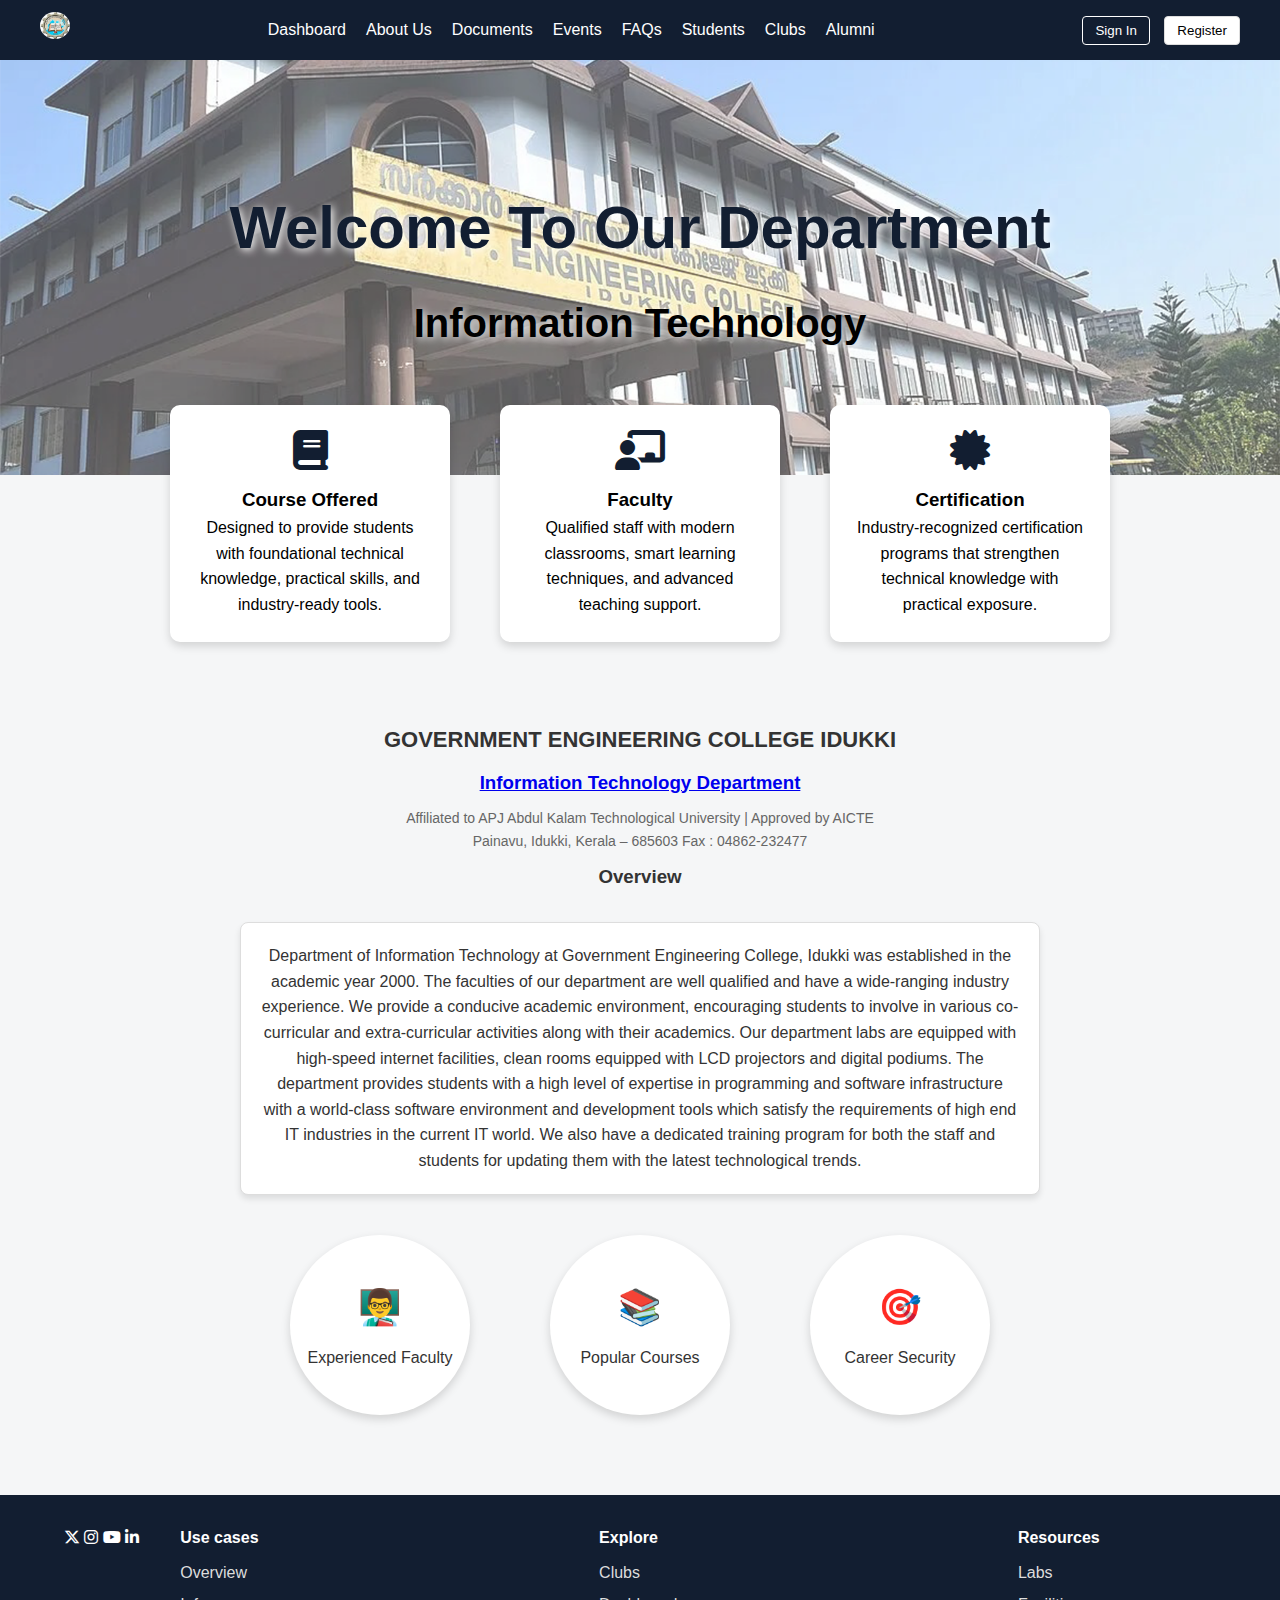
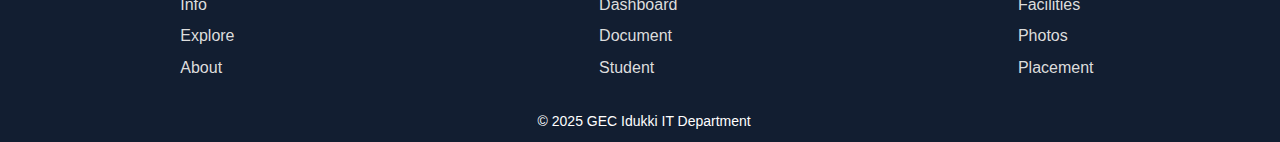
<file: index.html>
<!DOCTYPE html>
<html lang="en">
<head>
  <meta charset="UTF-8">
  <meta name="viewport" content="width=device-width, initial-scale=1.0">
  <title>GECI - Department of Information Technology</title>
  <link rel="stylesheet" href="1-Home.css">
  <link rel="stylesheet" href="https://cdnjs.cloudflare.com/ajax/libs/font-awesome/6.5.0/css/all.min.css">

</head>
<body>
  <!-- Header -->
  <header>
    <div class="navbar">
      <div class="logo"><img src="images/clg logo.jpg" alt="Logo"></div>
      <nav>
        <ul>
          <li><a href="2-Dashboard.html">Dashboard</a></li>
          <li><a href="3-AboutUs.html">About Us</a></li>
          <li><a href="4-document.html">Documents</a></li>
          <li><a href="5-event.html">Events</a></li>
          <li><a href="7-faq.html">FAQs</a></li>
          <li><a href="6-Student.html">Students</a></li>
          <li><a href="8-club.html">Clubs</a></li>
          <li><a href="9-Alumni.html">Alumni</a></li>
        </ul>
      </nav>
      <div class="auth-buttons">
       <a href="10-signin.html"><button class="sign-in">Sign In</button></a>
       <a href="11-register.html"><button class="register">Register</button></a>
      </div>
    </div>
  </header>

  <!-- Hero Section -->
  <section class="hero">
    <h1>Welcome To Our Department</h1>
    <h2>Information Technology</h2>
  </section>

  <!-- Floating Cards -->
  <section class="hero-cards">
    <div class="card">
        <i class="fa-solid fa-book"></i>
      <h3>Course Offered</h3>
      <p>Designed to provide students with foundational technical knowledge, practical skills, and industry-ready tools.</p>
    </div>
    <div class="card">
        <i class="fa-solid fa-chalkboard-user"></i>
      <h3>Faculty</h3>
      <p>Qualified staff with modern classrooms, smart learning techniques, and advanced teaching support.</p>
    </div>
    <div class="card">
        <i class="fa-solid fa-certificate"></i>
      <h3>Certification</h3>
      <p>Industry-recognized certification programs that strengthen technical knowledge with practical exposure.</p>
    </div>
  </section>

  <!-- Overview -->
  <section class="overview">
    <h2>GOVERNMENT ENGINEERING COLLEGE IDUKKI</h2>
    <h3><a href="#">Information Technology Department</a></h3>
    <p class="small">Affiliated to APJ Abdul Kalam Technological University | Approved by AICTE<br>
      Painavu, Idukki, Kerala – 685603 Fax : 04862-232477</p>

    <h3>Overview</h3>
    <div class="overview-box">
      <p>
        Department of Information Technology at Government Engineering College, Idukki was established in the academic year 2000. The faculties of our department are well qualified and have a wide-ranging industry experience. We provide a conducive academic environment, encouraging students to involve in various co-curricular and extra-curricular activities along with their academics. Our department labs are equipped with high-speed internet facilities, clean rooms equipped with LCD projectors and digital podiums. The department provides students with a high level of expertise in programming and software infrastructure with a world-class software environment and development tools which satisfy the requirements of high end IT industries in the current IT world. We also have a dedicated training program for both the staff and students for updating them with the latest technological trends.
      </p>
    </div>

    <!-- Circle Features -->
    <div class="features">
      <div class="circle">
        <span>👨‍🏫</span>
        <p>Experienced Faculty</p>
      </div>
      <div class="circle">
        <span>📚</span>
        <p>Popular Courses</p>
      </div>
      <div class="circle">
        <span>🎯</span>
        <p>Career Security</p>
      </div>
    </div>
  </section>

  <!-- Footer -->
  <footer>
    <div class="footer-section">
      <div class="icon">
        <i class="fa-brands fa-x-twitter"></i>
        <i class="fa-brands fa-instagram"></i>
        <i class="fa-brands fa-youtube"></i>
        <i class="fa-brands fa-linkedin-in"></i>
      </div>
      <h4>Use cases</h4>
      <ul>
        <li>Overview</li>
        <li>Info</li>
        <li>Explore</li>
        <li>About</li>
      </ul>
    </div>
    <div class="footer-section">
      <h4>Explore</h4>
      <ul>
        <li>Clubs</li>
        <li>Dashboard</li>
        <li>Document</li>
        <li>Student</li>
      </ul>
    </div>
    <div class="footer-section">
      <h4>Resources</h4>
      <ul>
        <li>Labs</li>
        <li>Facilities</li>
        <li>Photos</li>
        <li>Placement</li>
      </ul><br>
      <p class="footer-note">© 2025 GEC Idukki IT Department</p>
    </div>
  </footer>
</body>
</html>
</file>
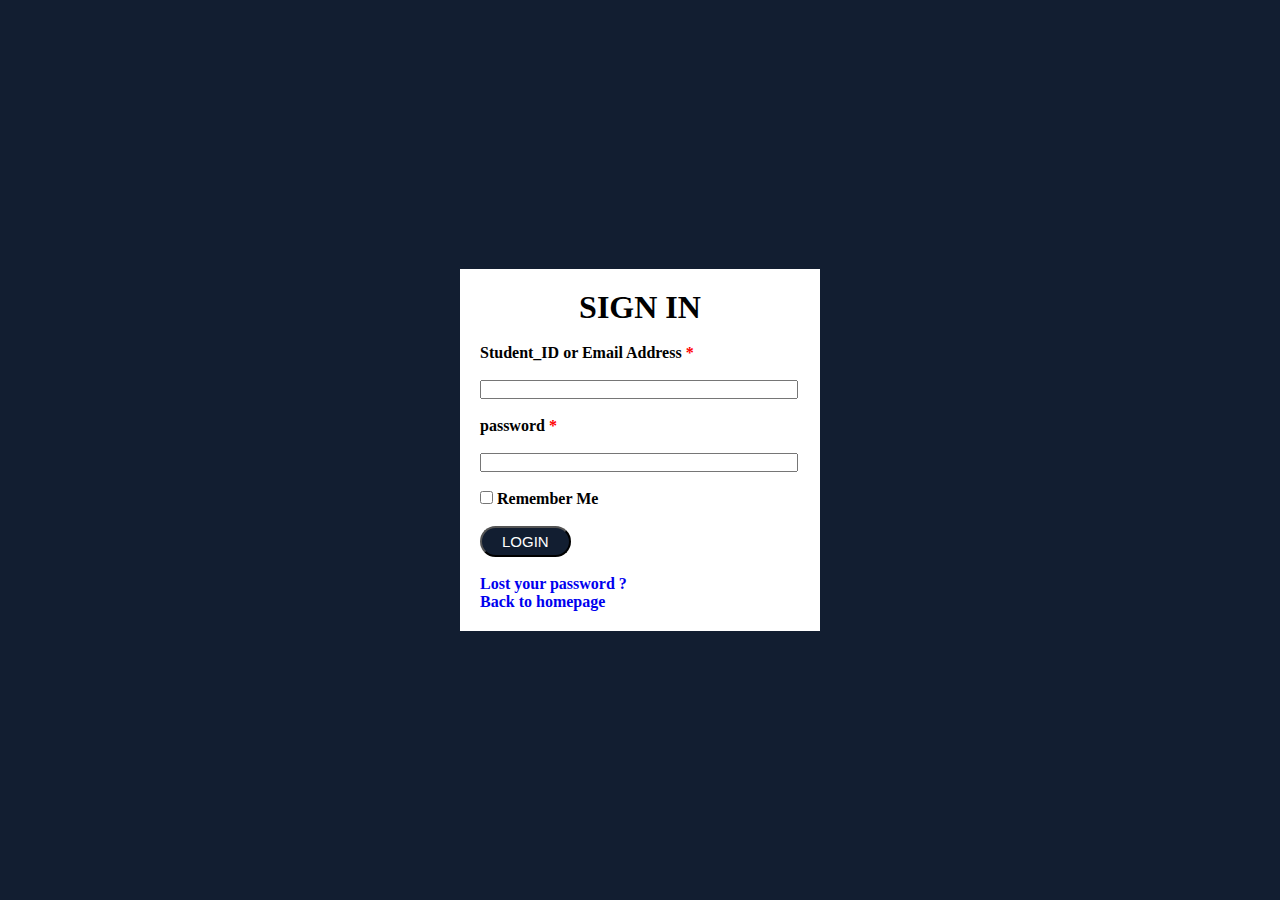
<file: 10-signin.html>
<!DOCTYPE html>
<html lang="en">
<head>
  <meta charset="UTF-8">
  <meta name="viewport" content="width=device-width, initial-scale=1.0">
  <title>IT Department - GEC Idukki</title>
  <link rel="stylesheet" href="10-signin.css">
  <link rel="stylesheet" href="https://cdnjs.cloudflare.com/ajax/libs/font-awesome/6.5.0/css/all.min.css">
</head>
<body>
    <div class="signin">
        <h1>SIGN IN</h1><br>
        <form>
            <label>Student_ID or Email Address <span class="imp">*</span></label><br><br>
            <input type="text" class="txt" required><br><br>
            <label>password <span class="imp">*</span></label><br><br>
            <input type="password"  minlength="8" required class="txt"><br><br>
            <input type="checkbox">
            <label> Remember Me</label><br><br>
            <input type="submit" value="LOGIN" class="btn"><br><br>
            <a href="lost.html">Lost your password ?</a><br>
            <a href="index.html">Back to homepage</a><br>
        </form>
    </div>
</file>
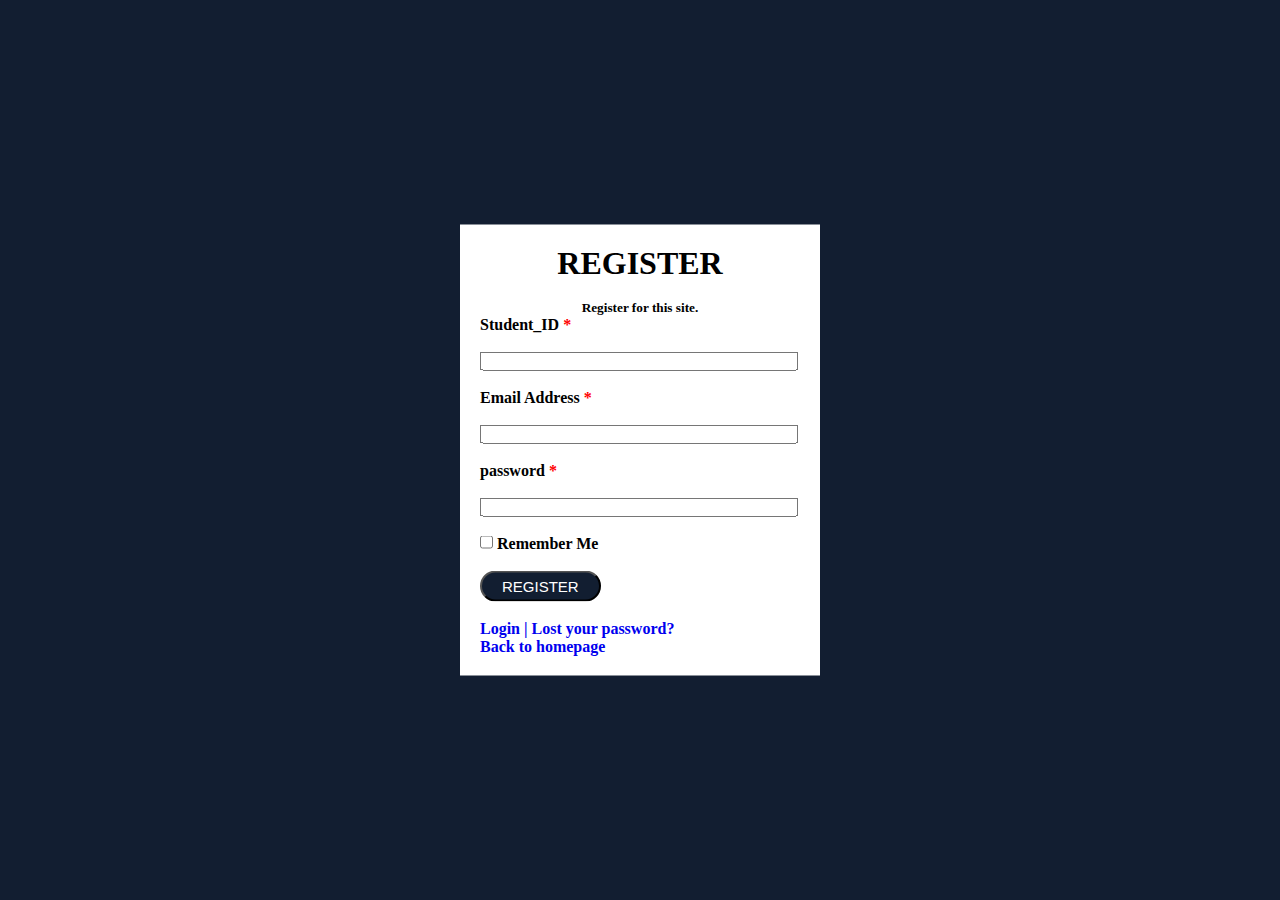
<file: 11-register.html>
<!DOCTYPE html>
<html lang="en">
<head>
  <meta charset="UTF-8">
  <meta name="viewport" content="width=device-width, initial-scale=1.0">
  <title>IT Department - GEC Idukki</title>
  <link rel="stylesheet" href="11-register.css">
  <link rel="stylesheet" href="https://cdnjs.cloudflare.com/ajax/libs/font-awesome/6.5.0/css/all.min.css">
</head>
<body>
    <div class="signup">
        <h1>REGISTER</h1><br>
        <form target="_self">
            <h5>Register for this site.</h5>
            <label>Student_ID <span class="imp">*</span></label><br><br>
            <input type="text" class="txt" required><br><br>
            <label>Email Address <span class="imp">*</span></label><br><br>
            <input type="email" class="txt" required><br><br>
            <label>password <span class="imp">*</span></label><br><br>
            <input type="password"  minlength="8" required class="txt"><br><br>
            <input type="checkbox">
            <label> Remember Me</label><br><br>
            <input type="submit" value="REGISTER" class="btn"><br><br>
            <a href="10-signin.html">Login |</a>
            <a href="lost.html">Lost your password?</a><br>
            <a href="index.html">Back to homepage</a><br>
        </form>
    </div>
</file>
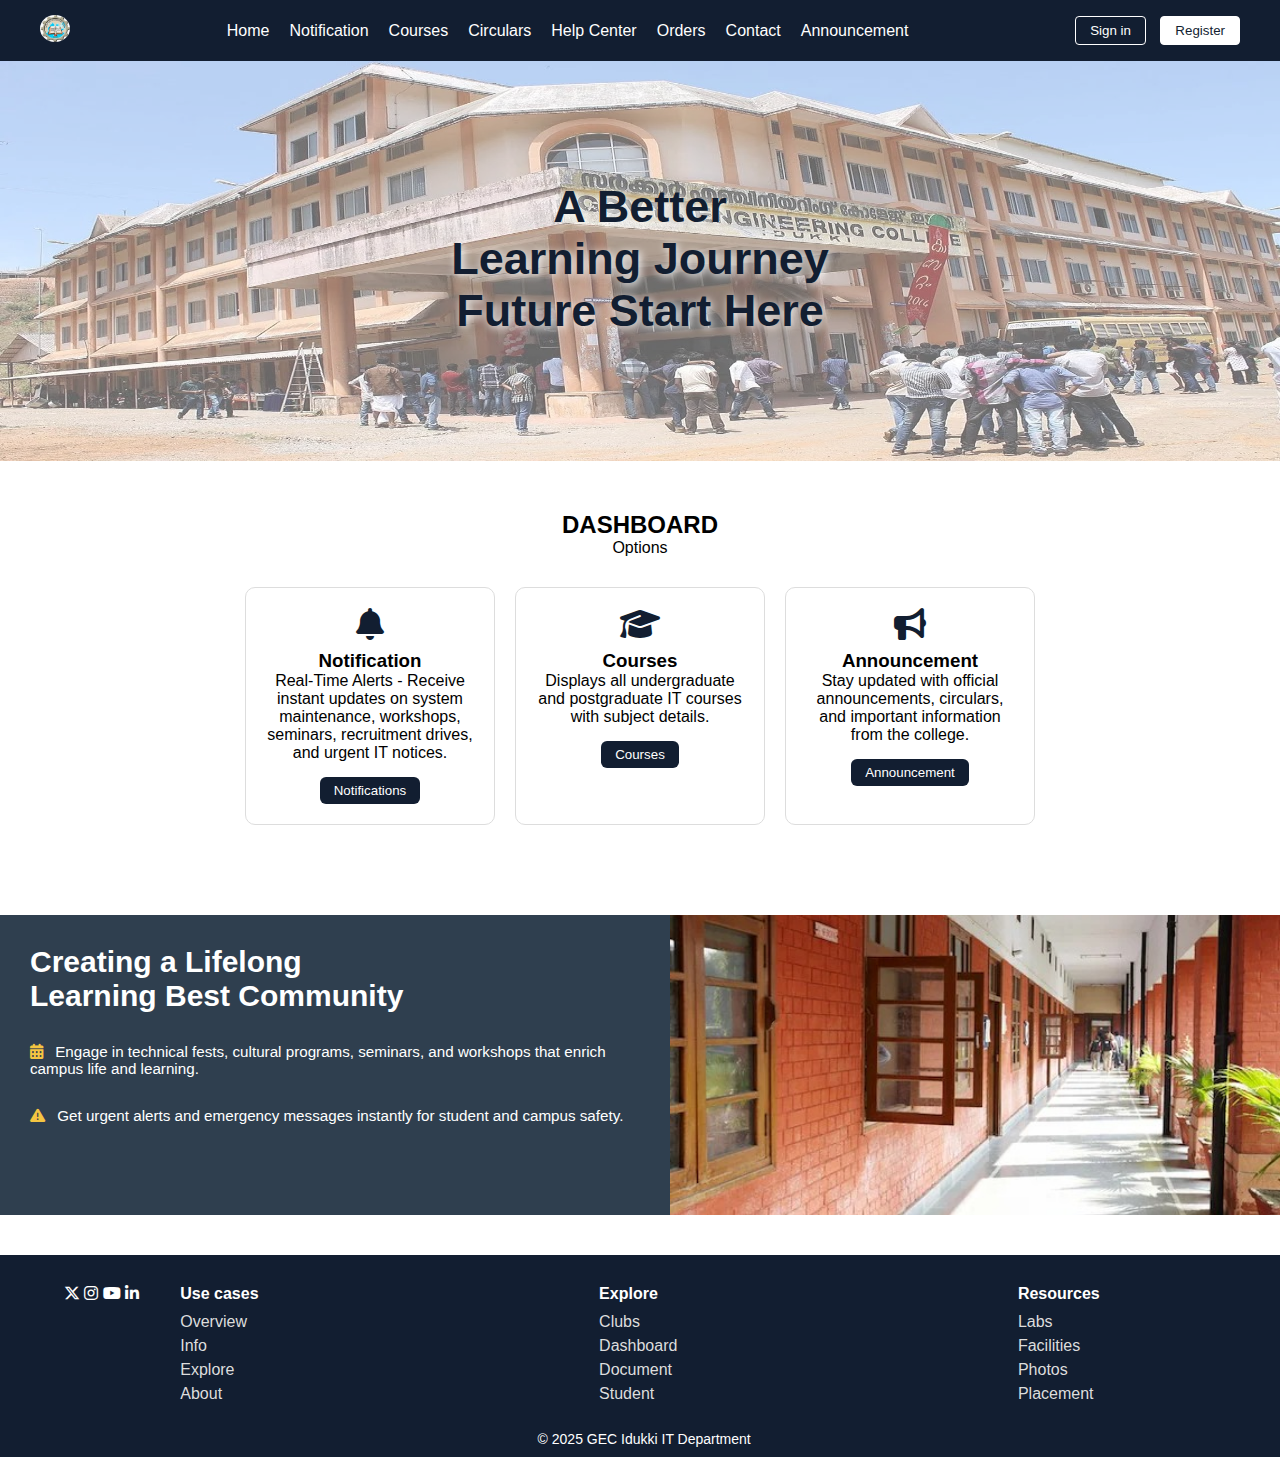
<file: 2-Dashboard.html>
<!DOCTYPE html>
<html lang="en">
<head>
  <meta charset="UTF-8">
  <meta name="viewport" content="width=device-width, initial-scale=1.0">
  <title>Dashboard - GEC Idukki</title>
  <link rel="stylesheet" href="2-dash.css">
  <link rel="stylesheet" href="https://cdnjs.cloudflare.com/ajax/libs/font-awesome/6.5.0/css/all.min.css">
</head>
<body>

  <!-- Navbar -->
  <header>
    <div class="logo">
      <img src="images/clg logo.jpg" alt="Logo">
    </div>
    <nav>
      <ul>
        <li><a href="index.html">Home</a></li>
        <li><a href="#">Notification</a></li>
        <li><a href="#">Courses</a></li>
        <li><a href="#">Circulars</a></li>
        <li><a href="#">Help Center</a></li>
        <li><a href="#">Orders</a></li>
        <li><a href="#">Contact</a></li>
        <li><a href="#">Announcement</a></li>
      </ul>
    </nav>
    <div class="auth-buttons">
      <A href="10-signin.html"><button class="btn sign-in">Sign in</button></A>
      <A href="11-register.html"><button class="btn register">Register</button></A>
    </div>
  </header>

  <!-- Hero -->
  <section class="hero">
    <img src="images/dashbanner.jpg" alt="Campus Image">
    <div class="hero-text">
      <h1>A Better <br> Learning Journey <br> Future Start Here</h1>
    </div>
  </section>

  <!-- Dashboard Options -->
  <section class="dashboard">
    <h2>DASHBOARD</h2>
    <p>Options</p>
    <div class="option-boxes">
      <div class="box">
        <i class="fa-solid fa-bell"></i>
        <h3>Notification</h3>
        <p>Real-Time Alerts - Receive instant updates on system maintenance, workshops, seminars, recruitment drives, and urgent IT notices.</p>
        <button class="btn small">Notifications</button>
      </div>
      <div class="box">
        <i class="fa-solid fa-graduation-cap"></i>
        <h3>Courses</h3>
        <p>Displays all undergraduate and postgraduate IT courses with subject details.</p>
        <button class="btn small">Courses</button>
      </div>
      <div class="box">
        <i class="fa-solid fa-bullhorn"></i>
        <h3>Announcement</h3>
        <p>Stay updated with official announcements, circulars, and important information from the college.</p>
        <button class="btn small">Announcement</button>
      </div>
    </div>
  </section>

  <!-- Community Section -->
  <section class="community">
    <div class="community-text">
      <h2>Creating a Lifelong <br> Learning Best Community</h2>
      <p><i class="fa-solid fa-calendar-days"></i> Engage in technical fests, cultural programs, seminars, and workshops that enrich campus life and learning.</p>
      <p><i class="fa-solid fa-triangle-exclamation"></i> Get urgent alerts and emergency messages instantly for student and campus safety.</p>
    </div>
    <div class="community-img">
      <img src="images/dashnew.jpg" alt="College Courtyard">
    </div>
  </section>

  <!-- Footer -->
    <footer>
    <div class="footer-section">
      <div class="icon">
        <i class="fa-brands fa-x-twitter"></i>
        <i class="fa-brands fa-instagram"></i>
        <i class="fa-brands fa-youtube"></i>
        <i class="fa-brands fa-linkedin-in"></i>
      </div>
      <h4>Use cases</h4>
      <ul>
        <li>Overview</li>
        <li>Info</li>
        <li>Explore</li>
        <li>About</li>
      </ul>
    </div>
    <div class="footer-section">
      <h4>Explore</h4>
      <ul>
        <li>Clubs</li>
        <li>Dashboard</li>
        <li>Document</li>
        <li>Student</li>
      </ul>
    </div>
    <div class="footer-section">
      <h4>Resources</h4>
      <ul>
        <li>Labs</li>
        <li>Facilities</li>
        <li>Photos</li>
        <li>Placement</li>
      </ul><br>
      <p class="footer-note">© 2025 GEC Idukki IT Department</p>
    </div>
  </footer>
</body>
</html>
</file>
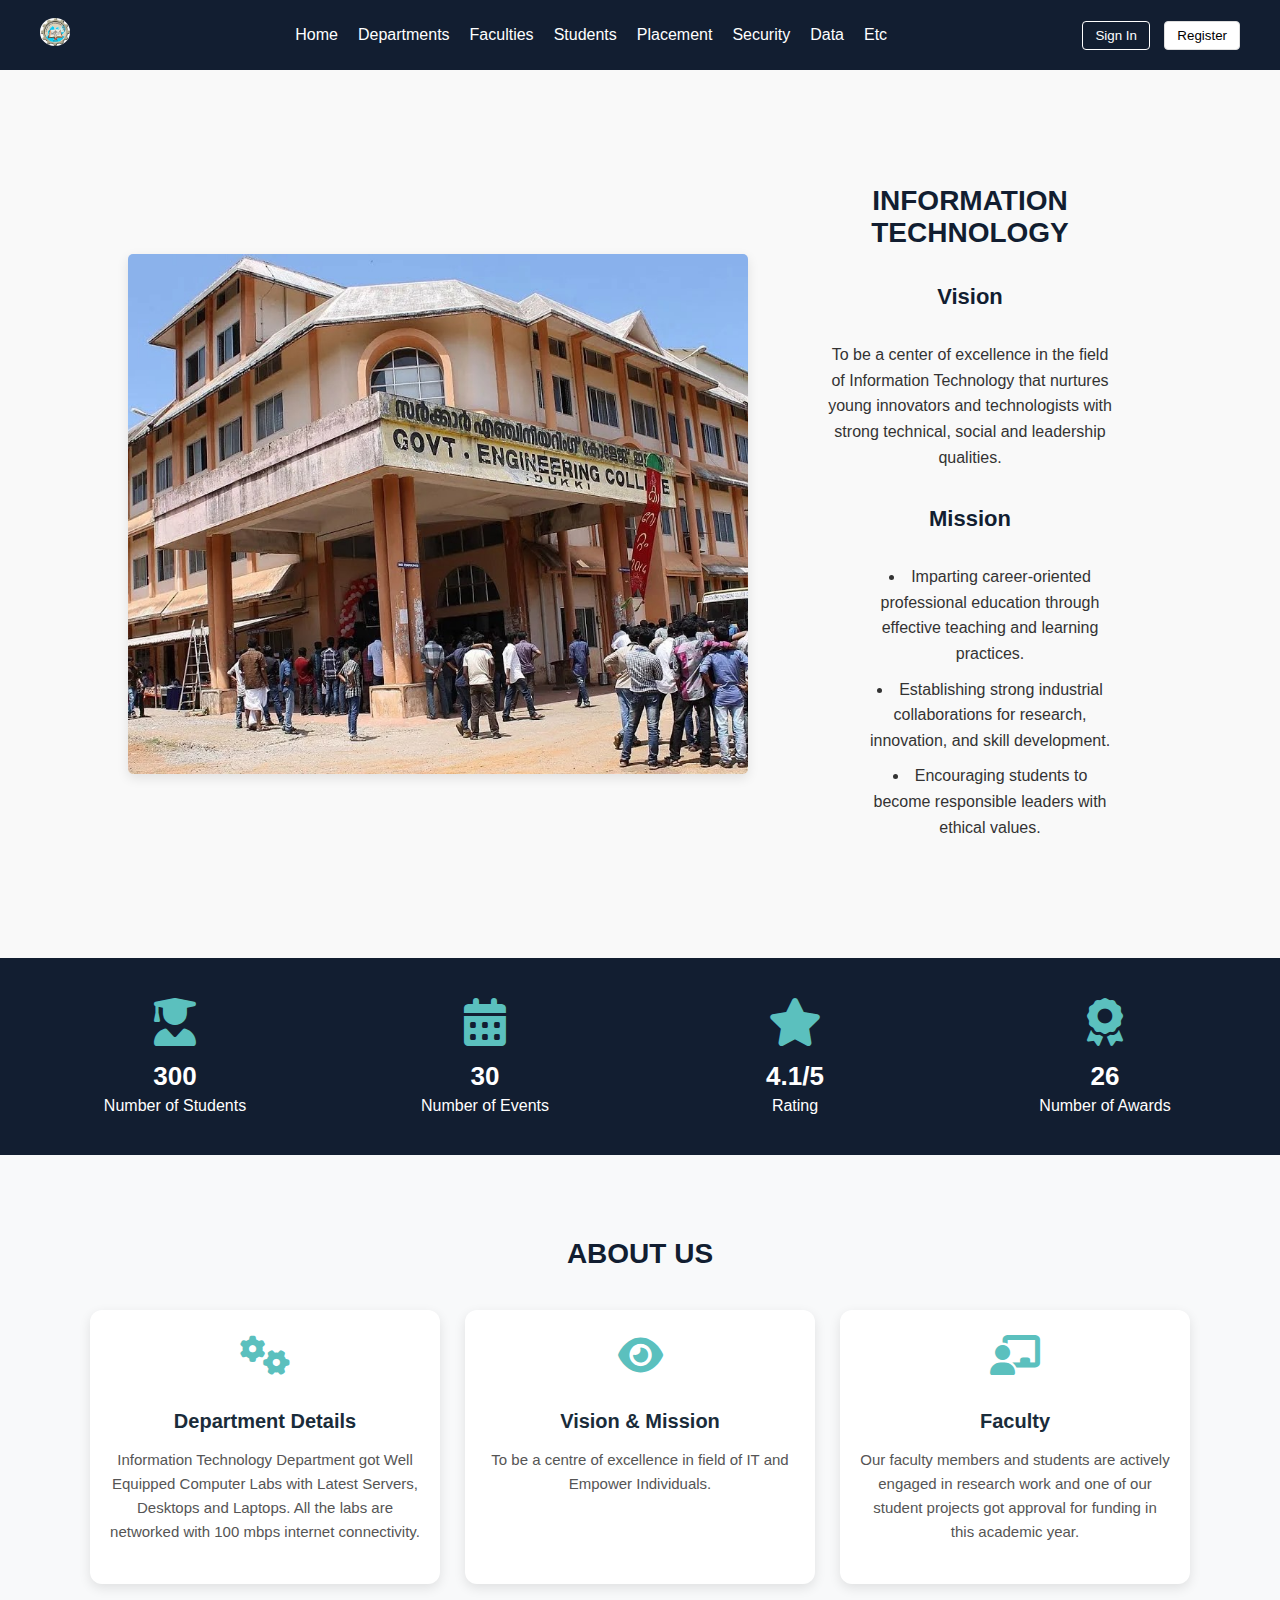
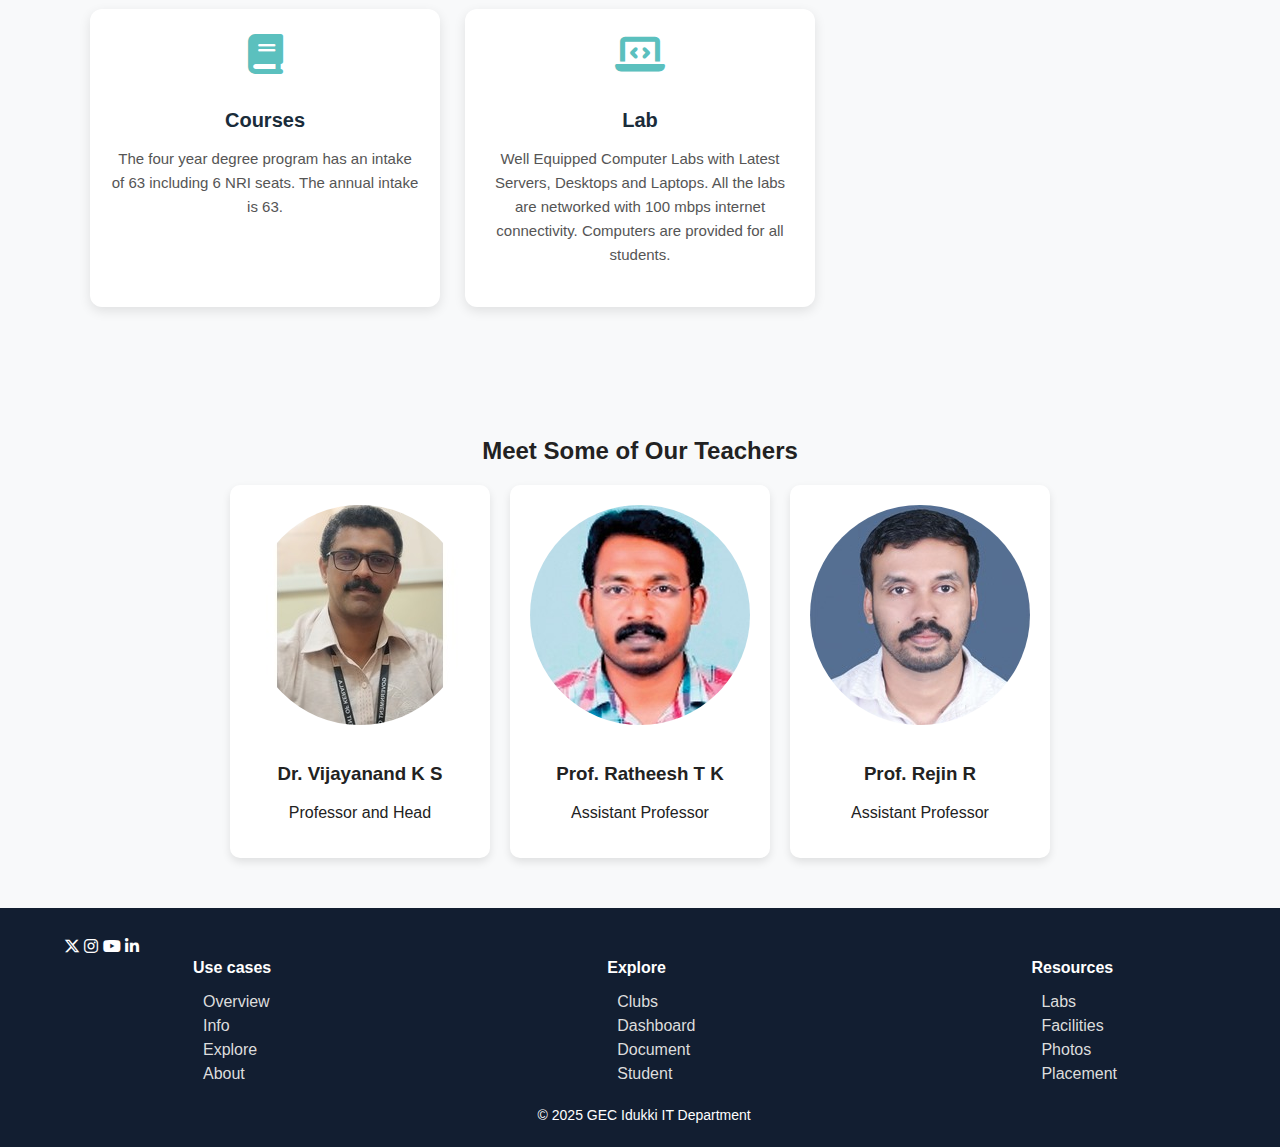
<file: 3-AboutUs.html>
<!DOCTYPE html>
<html lang="en">
<head>
  <meta charset="UTF-8">
  <meta name="viewport" content="width=device-width, initial-scale=1.0">
  <title>Information Technology - GCE Idukki</title>
  <link rel="stylesheet" href="3-about.css">
  <link rel="stylesheet" href="https://cdnjs.cloudflare.com/ajax/libs/font-awesome/6.4.0/css/all.min.css">
    <link rel="stylesheet" href="https://cdnjs.cloudflare.com/ajax/libs/font-awesome/6.4.0/css/all.min.css">
<link rel="stylesheet" href="https://cdnjs.cloudflare.com/ajax/libs/font-awesome/6.5.0/css/all.min.css">
</head>
<body>
  <!-- Navigation -->
  <header>
    <nav class="navbar">
      <div class="logo"><img src="images/clg logo.jpg" alt="logo"></div>
      <ul class="nav-links">
        <li><a href="index.html">Home</a></li>
        <li><a href="#">Departments</a></li>
        <li><a href="#">Faculties</a></li>
        <li><a href="#">Students</a></li>
        <li><a href="#">Placement</a></li>
        <li><a href="#">Security</a></li>
        <li><a href="#">Data</a></li>
        <li><a href="#">Etc</a></li>
      </ul>
      <div class="auth-buttons">
        <a href="10-signin.html"><button class="sign-in">Sign In</button></a>
        <a href="11-register.html"><button class="register">Register</button></a>
      </div>
    </nav>
  </header>

  <!-- Hero Section -->
  <section class="vision-mission">
  <div class="vm-container">
    <!-- Left Side Image -->
    <div class="vm-image">
      <img src="images/dashbanner.jpg" alt="Department Building">
    </div>

    <!-- Right Side Content -->
    <div class="vm-content">
      <h2>INFORMATION TECHNOLOGY</h2>
      <h3>Vision</h3>
      <p>To be a center of excellence in the field of Information Technology that nurtures young innovators and technologists with strong technical, social and leadership qualities.</p>

      <h3>Mission</h3>
      <ul>
        <li>Imparting career-oriented professional education through effective teaching and learning practices.</li>
        <li>Establishing strong industrial collaborations for research, innovation, and skill development.</li>
        <li>Encouraging students to become responsible leaders with ethical values.</li>
      </ul>
    </div>
  </div>
</section>


  <!-- Stats -->
  <!-- Stats -->
<section class="stats">
  <div class="stat-box">
    <i class="fas fa-user-graduate"></i>
    <h3>300</h3>
    <p>Number of Students</p>
  </div>
  <div class="stat-box">
    <i class="fas fa-calendar-alt"></i>
    <h3>30</h3>
    <p>Number of Events</p>
  </div>
  <div class="stat-box">
    <i class="fas fa-star"></i>
    <h3>4.1/5</h3>
    <p>Rating</p>
  </div>
  <div class="stat-box">
    <i class="fas fa-award"></i>
    <h3>26</h3>
    <p>Number of Awards</p>
  </div>
</section>


  <!-- About Us -->
  <section class="about">
  <h2>ABOUT US</h2>
  <div class="about-grid">

    <div class="about-card">
      <i class="fas fa-cogs"></i>
      <h3>Department Details</h3>
      <p>Information Technology Department got Well Equipped Computer Labs with Latest Servers, Desktops and Laptops. All the labs are networked with 100 mbps internet connectivity.</p>
    </div>

    <div class="about-card">
      <i class="fas fa-eye"></i>
      <h3>Vision & Mission</h3>
      <p>To be a centre of excellence in field of IT and Empower Individuals.</p>
    </div>

    <div class="about-card">
      <i class="fas fa-chalkboard-teacher"></i>
      <h3>Faculty</h3>
      <p>Our faculty members and students are actively engaged in research work and one of our student projects got approval for funding in this academic year.</p>
    </div>

    <div class="about-card">
      <i class="fas fa-book"></i>
      <h3>Courses</h3>
      <p>The four year degree program has an intake of 63 including 6 NRI seats. The annual intake is 63.</p>
    </div>

    <div class="about-card">
      <i class="fas fa-laptop-code"></i>
      <h3>Lab</h3>
      <p>Well Equipped Computer Labs with Latest Servers, Desktops and Laptops. All the labs are networked with 100 mbps internet connectivity. Computers are provided for all students.</p>
    </div>

  </div>
</section>


  <!-- Teachers -->
  <section class="teachers">
    <h2>Meet Some of Our Teachers</h2>
    <div class="teacher-grid">
      <div class="teacher-card">
        <img src="images/hod.jpg" alt="Dr Vijay Anand">
        <h3>Dr. Vijayanand K S</h3>
        <p>Professor and Head</p>
      </div>
      <div class="teacher-card">
        <img src="images/ratheesh.jpg" alt="Prof Ratheesh">
        <h3>Prof. Ratheesh T K</h3>
        <p>Assistant Professor</p>
      </div>
      <div class="teacher-card">
        <img src="images/rejin.jpg" alt="Prof Rejin">
        <h3>Prof. Rejin R</h3>
        <p>Assistant Professor</p>
      </div>
    </div>
  </section>

  <!-- Footer -->
  <footer>
    <div class="footer-section">
      <div class="icon">
        <i class="fa-brands fa-x-twitter"></i>
        <i class="fa-brands fa-instagram"></i>
        <i class="fa-brands fa-youtube"></i>
        <i class="fa-brands fa-linkedin-in"></i>
      </div>
      <h4>Use cases</h4>
      <ul>
        <li>Overview</li>
        <li>Info</li>
        <li>Explore</li>
        <li>About</li>
      </ul>
    </div>
    <div class="footer-section">
      <h4>Explore</h4>
      <ul>
        <li>Clubs</li>
        <li>Dashboard</li>
        <li>Document</li>
        <li>Student</li>
      </ul>
    </div>
    <div class="footer-section">
      <h4>Resources</h4>
      <ul>
        <li>Labs</li>
        <li>Facilities</li>
        <li>Photos</li>
        <li>Placement</li>
      </ul><br>
      <p class="footer-note">© 2025 GEC Idukki IT Department</p>
    </div>
  </footer>
</body>
</html>
</file>
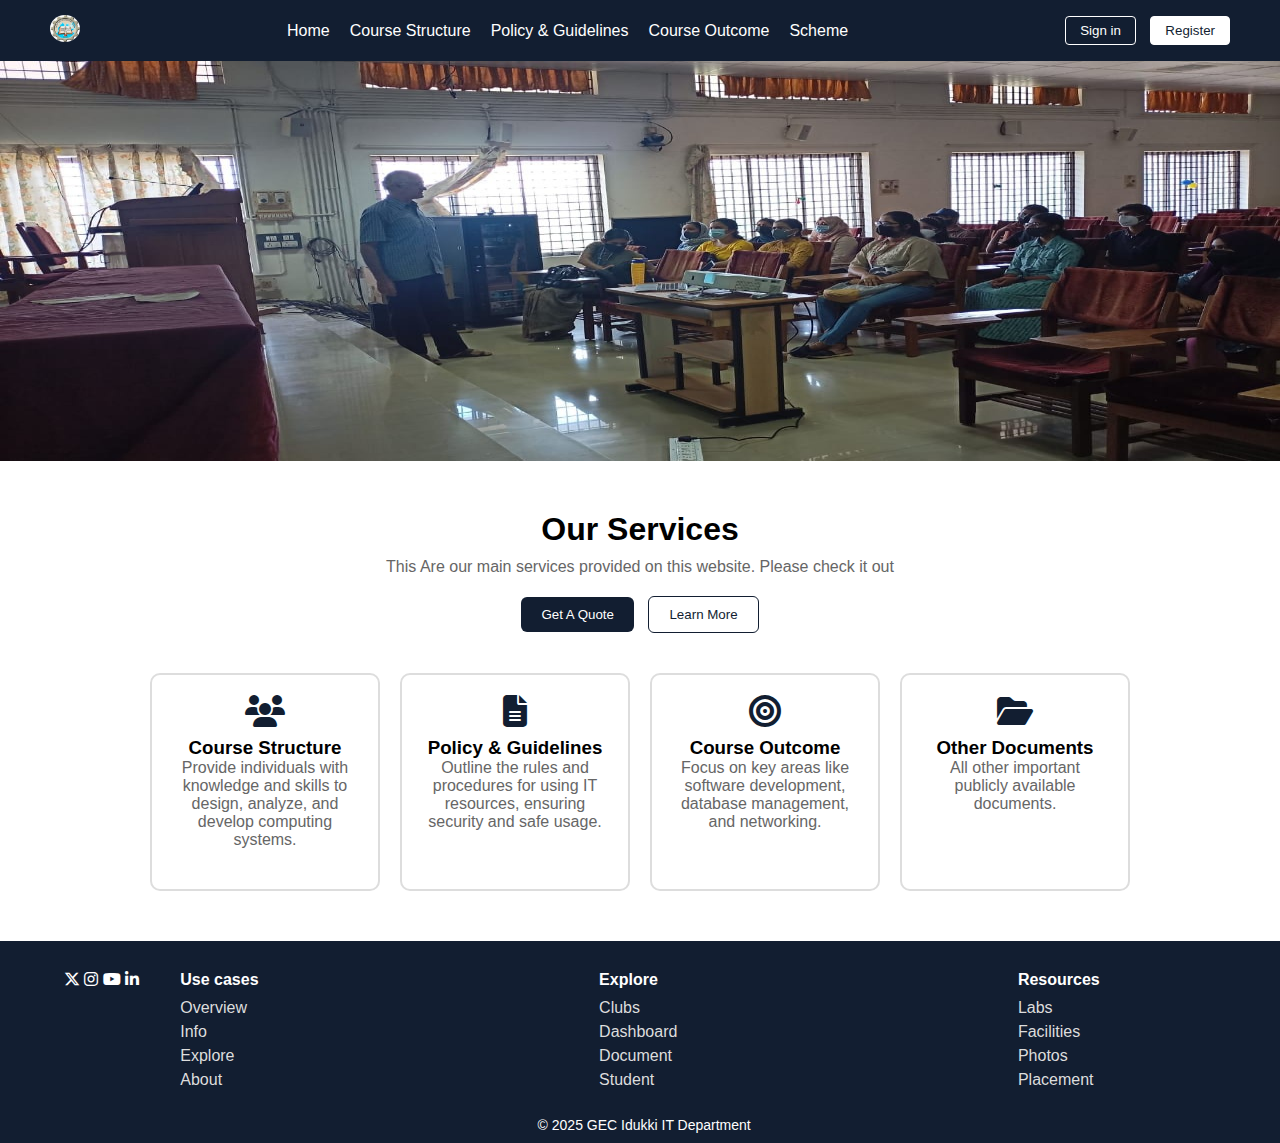
<file: 4-document.html>
<!DOCTYPE html>
<html lang="en">
<head>
  <meta charset="UTF-8">
  <meta name="viewport" content="width=device-width, initial-scale=1.0">
  <title>College Website</title>
  <link rel="stylesheet" href="4-documnt.css">
  <link rel="stylesheet" href="https://cdnjs.cloudflare.com/ajax/libs/font-awesome/6.5.0/css/all.min.css">
</head>
<body>

  <!-- Navbar -->
  <header>
    <div class="logo">
      <img src="images/clg logo.jpg" alt="Logo">
    </div>
    <nav>
      <ul>
        <li><a href="index.html">Home</a></li>
        <li><a href="#">Course Structure</a></li>
        <li><a href="#">Policy & Guidelines</a></li>
        <li><a href="#">Course Outcome</a></li>
        <li><a href="#">Scheme</a></li>
      </ul>
    </nav>
    <div class="auth-buttons">
      <a href="10-signin.html"><button class="btn sign-in">Sign in</button></a>
      <a href="11-register.html"><button class="btn register">Register</button></a>
    </div>
  </header>

  <!-- Hero Section -->
  <section class="hero">
    <img src="images/docubanner.jpg" alt="Hero Image">
  </section>

  <!-- Services Section -->
  <section class="services">
    <h2>Our Services</h2>
    <p>This Are our main services provided on this website. Please check it out</p>
    <div class="buttons">
      <button class="btn primary">Get A Quote</button>
      <button class="btn secondary">Learn More</button>
    </div>

    <div class="service-boxes">
      <div class="box">
        <i class="fa-solid fa-users"></i>
        <h3>Course Structure</h3>
        <p>Provide individuals with knowledge and skills to design, analyze, and develop computing systems.</p>
      </div>
      <div class="box">
        <i class="fa-solid fa-file-lines"></i>
        <h3>Policy & Guidelines</h3>
        <p>Outline the rules and procedures for using IT resources, ensuring security and safe usage.</p>
      </div>
      <div class="box">
        <i class="fa-solid fa-bullseye"></i>
        <h3>Course Outcome</h3>
        <p>Focus on key areas like software development, database management, and networking.</p>
      </div>
      <div class="box">
        <i class="fa-solid fa-folder-open"></i>
        <h3>Other Documents</h3>
        <p>All other important publicly available documents.</p>
      </div>
    </div>
  </section>

  <!-- Footer -->
  <footer>
    <div class="footer-section">
      <div class="icon">
        <i class="fa-brands fa-x-twitter"></i>
        <i class="fa-brands fa-instagram"></i>
        <i class="fa-brands fa-youtube"></i>
        <i class="fa-brands fa-linkedin-in"></i>
      </div>
      <h4>Use cases</h4>
      <ul>
        <li>Overview</li>
        <li>Info</li>
        <li>Explore</li>
        <li>About</li>
      </ul>
    </div>
    <div class="footer-section">
      <h4>Explore</h4>
      <ul>
        <li>Clubs</li>
        <li>Dashboard</li>
        <li>Document</li>
        <li>Student</li>
      </ul>
    </div>
    <div class="footer-section">
      <h4>Resources</h4>
      <ul>
        <li>Labs</li>
        <li>Facilities</li>
        <li>Photos</li>
        <li>Placement</li>
      </ul><br>
      <p class="footer-note">© 2025 GEC Idukki IT Department</p>
    </div>
  </footer>
</body>
</html>
</file>
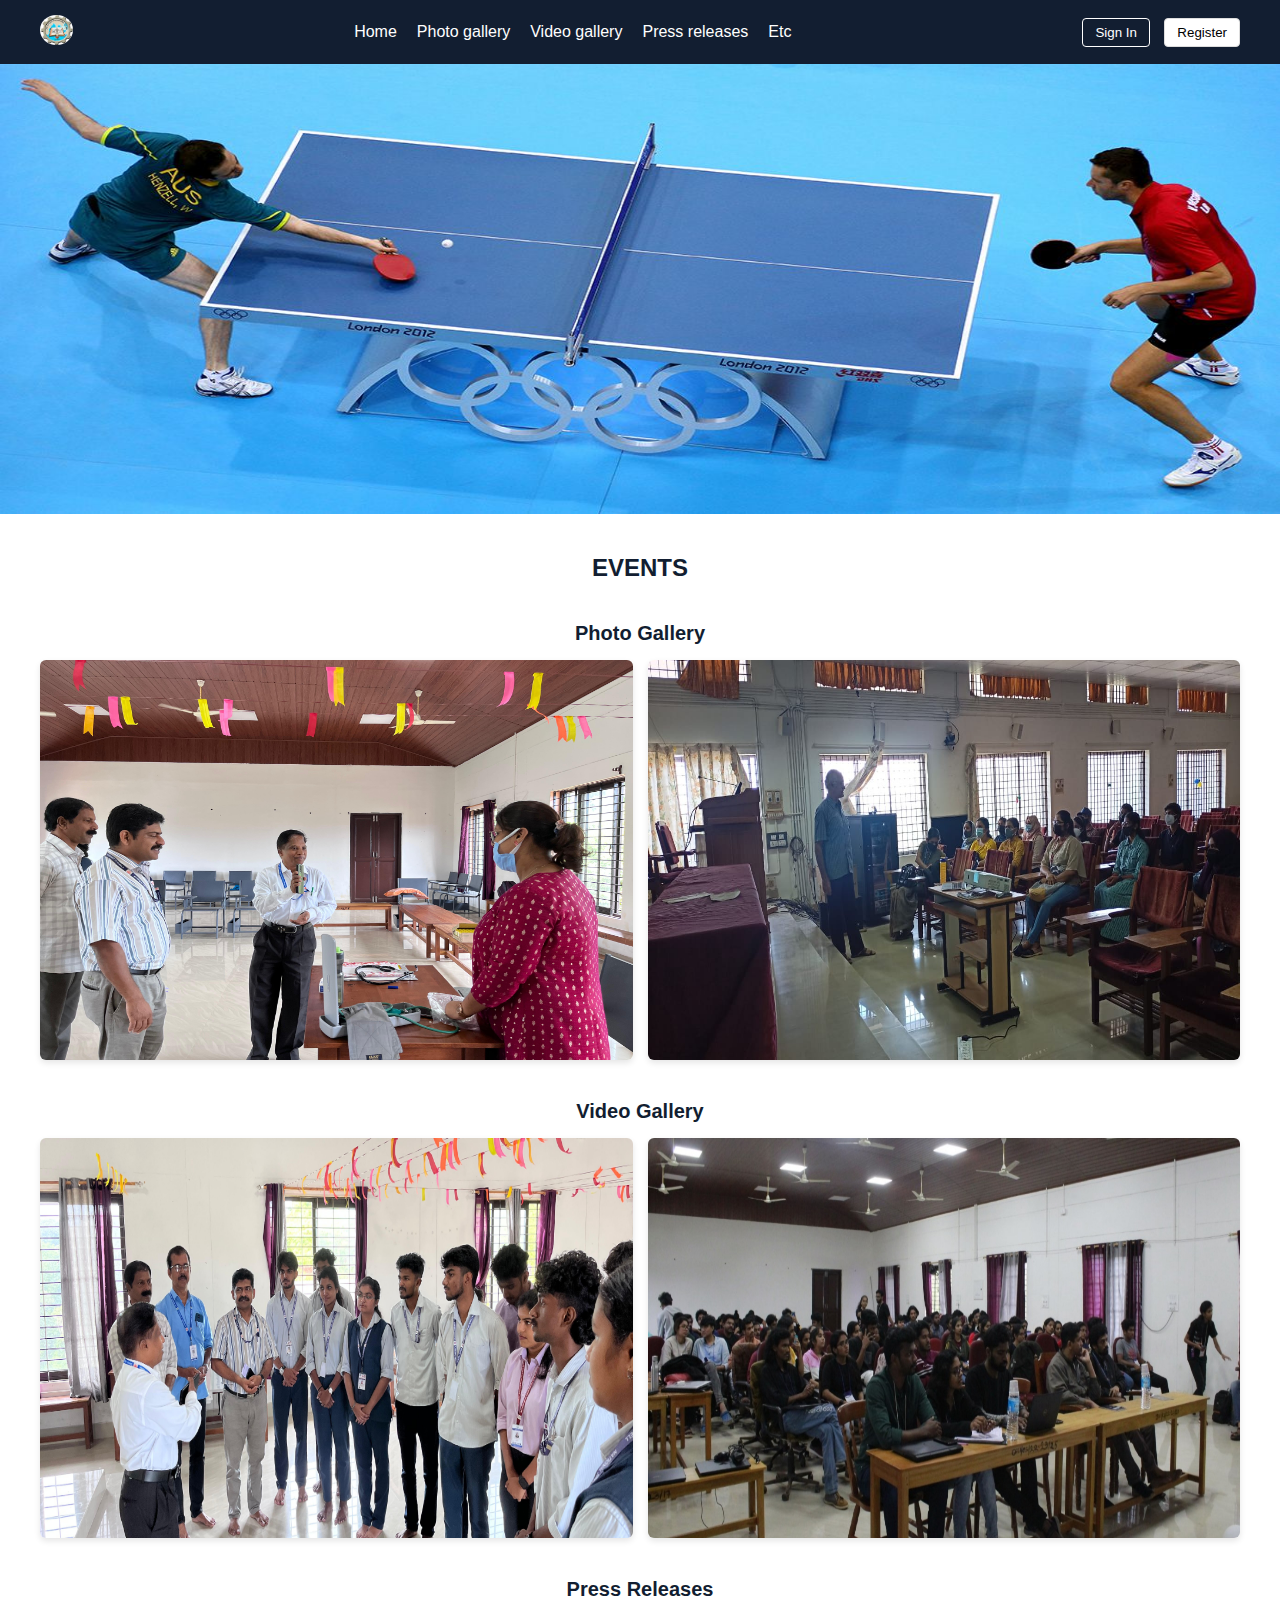
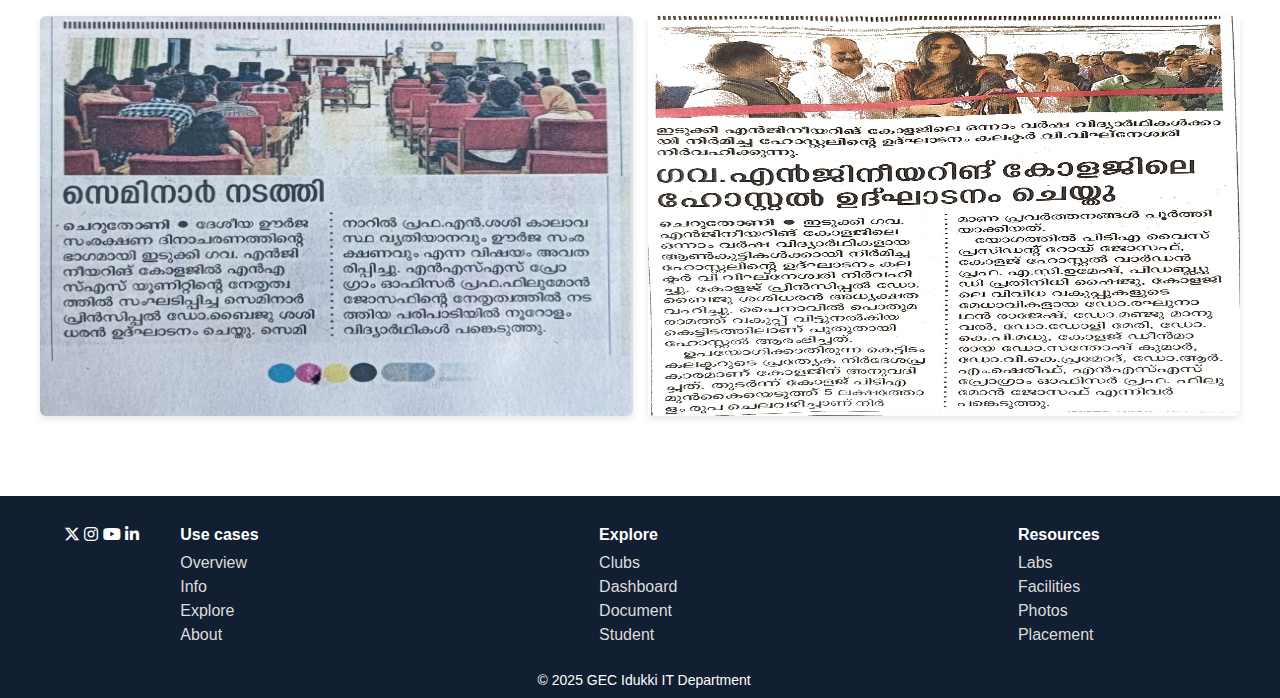
<file: 5-event.html>
<!DOCTYPE html>
<html lang="en">
<head>
  <meta charset="UTF-8">
  <meta name="viewport" content="width=device-width, initial-scale=1.0">
  <title>Events - College Website</title>
  <link rel="stylesheet" href="5-event.css">
   <link rel="stylesheet" href="https://cdnjs.cloudflare.com/ajax/libs/font-awesome/6.5.0/css/all.min.css">
</head>
<body>

  <!-- Navbar -->
  <header>
    <div class="navbar">
      <div class="logo"><img src="images/clg logo.jpg" alt="Logo"></div>
      <nav>
        <ul>
          <li><a href="index.html">Home</a></li>
          <li><a href="#">Photo gallery</a></li>
          <li><a href="#">Video gallery</a></li>
          <li><a href="#">Press releases</a></li>
          <li><a href="#">Etc</a></li>
        </ul>
      </nav>
      <div class="auth-buttons">
       <a href="10-signin.html"><button class="sign-in">Sign In</button></a>
       <a href="11-register.html"><button class="register">Register</button></a>
      </div>
    </div>
  </header>

  <!-- Banner -->
  <section class="banner">
    <img src="img/E1.jpg" alt="Event Banner">
  </section>

  <!-- Events Section -->
  <section class="events">
    <h2>EVENTS</h2>

    <!-- Photo Gallery -->
    <div class="gallery">
      <h3>Photo Gallery</h3>
      <div class="grid">
        <img src="img/WVYXPFRJ.jpeg" alt="Photo 1">
        <img src="images/docubanner.jpg" alt="Photo 2">
      </div>
    </div>

    <!-- Video Gallery -->
    <div class="gallery">
      <h3>Video Gallery</h3>
      <div class="grid">
        <img src="images/faq-image.jpeg" alt="Video 1">
        <img src="img/Students.jpg" alt="Video 2">
      </div>
    </div>

    <!-- Press Releases -->
    <div class="gallery">
      <h3>Press Releases</h3>
      <div class="grid">
        <img src="img/TC4JHQYN.jpeg" alt="Press Release 1">
        <img src="img/SJG9CQXT.jpg" alt="Press Release 2">
      </div>
    </div>
  </section>

  <!-- Footer -->
  <footer>
    <div class="footer-section">
      <div class="icon">
        <i class="fa-brands fa-x-twitter"></i>
        <i class="fa-brands fa-instagram"></i>
        <i class="fa-brands fa-youtube"></i>
        <i class="fa-brands fa-linkedin-in"></i>
      </div>
      <h4>Use cases</h4>
      <ul>
        <li>Overview</li>
        <li>Info</li>
        <li>Explore</li>
        <li>About</li>
      </ul>
    </div>
    <div class="footer-section">
      <h4>Explore</h4>
      <ul>
        <li>Clubs</li>
        <li>Dashboard</li>
        <li>Document</li>
        <li>Student</li>
      </ul>
    </div>
    <div class="footer-section">
      <h4>Resources</h4>
      <ul>
        <li>Labs</li>
        <li>Facilities</li>
        <li>Photos</li>
        <li>Placement</li>
      </ul><br>
      <p class="footer-note">© 2025 GEC Idukki IT Department</p>
    </div>
  </footer>
</body>
</html>
</file>
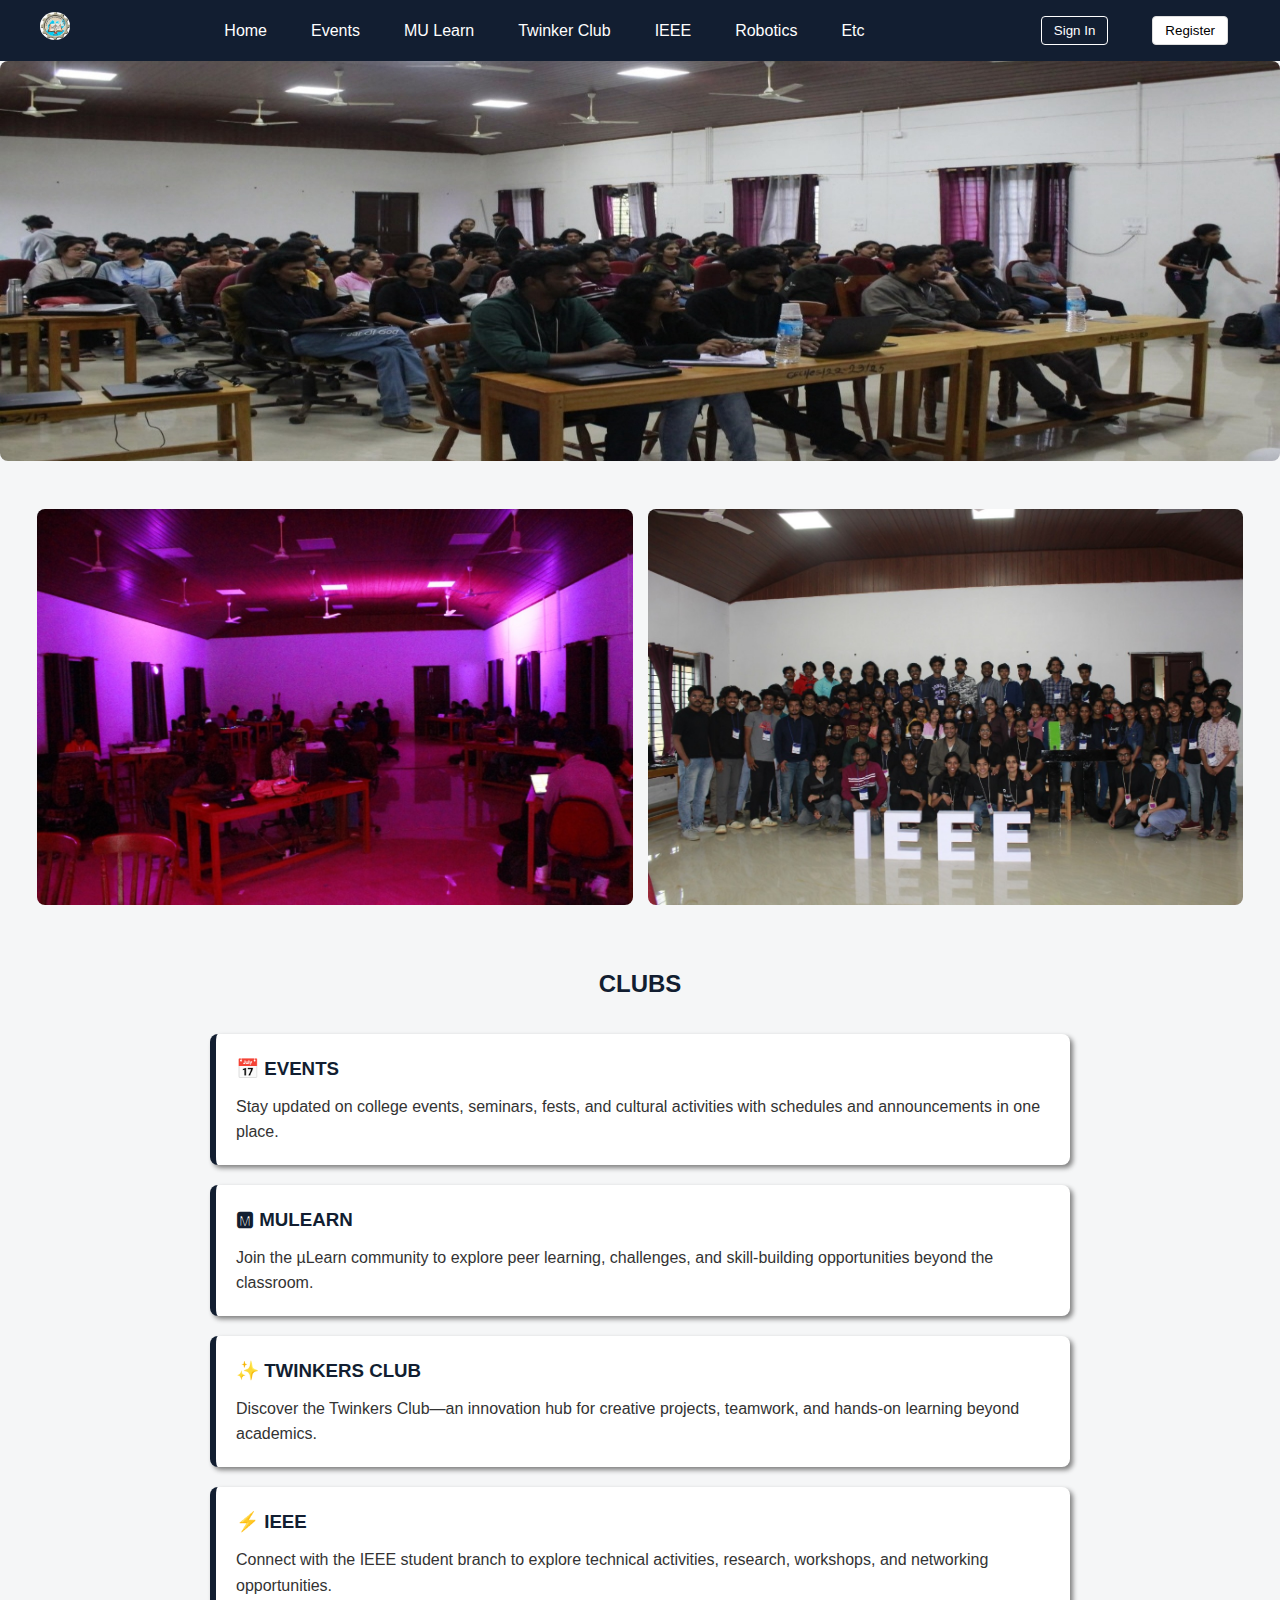
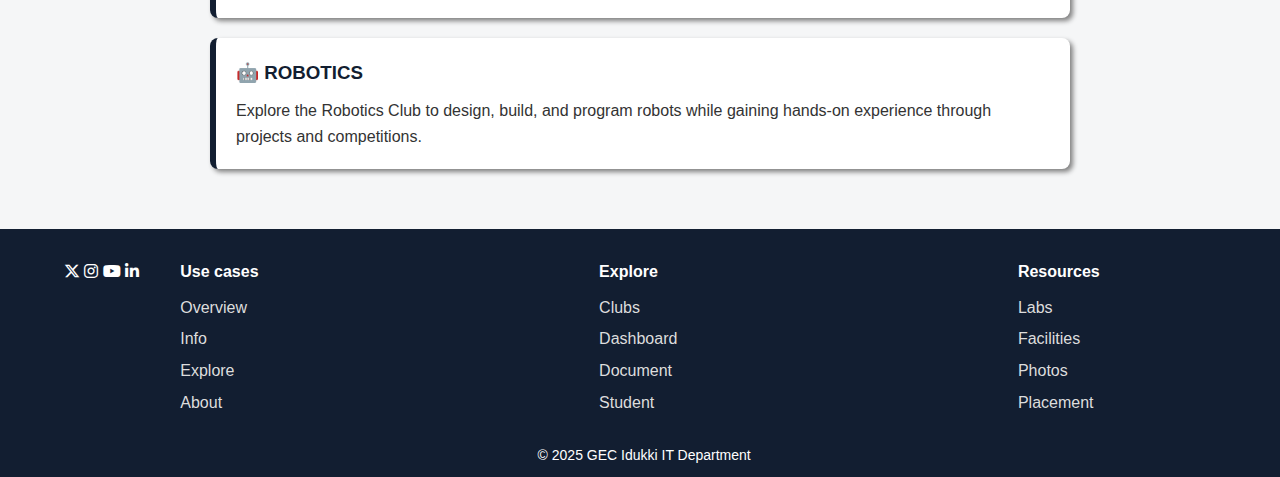
<file: 8-club.html>
<!DOCTYPE html>
<html lang="en">
<head>
  <meta charset="UTF-8">
  <meta name="viewport" content="width=device-width, initial-scale=1.0">
  <title>Clubs</title>
  <link rel="stylesheet" href="8-club.css">
  <link rel="stylesheet" href="https://cdnjs.cloudflare.com/ajax/libs/font-awesome/6.5.0/css/all.min.css">
</head>
<body>
  <!-- Navbar -->
  <header>
  <nav class="navbar">
    <div class="logo"><img src="images/clg logo.jpg" alt="logo"></div>
    
    <ul class="nav-links">
      <li><a href="index.html">Home</a></li>
      <li><a href="#">Events</a></li>
      <li><a href="#">MU Learn</a></li>
      <li><a href="#">Twinker Club</a></li>
      <li><a href="#">IEEE</a></li>
      <li><a href="#">Robotics</a></li>
      <li><a href="#">Etc</a></li>
    </ul>

    <div class="auth-buttons">
     <a href="10-signin.html"><button class="btn sign-in">Sign In</button></a>
      <a href="11-register.html"><button class="btn register">Register</button></a>
    </div>
  </nav>
</header>


  <!-- Banner -->
   <div class="new"><img src="img/Students.jpg" alt="Students Event"></div>
  <section class="banner">
    <img src="img/c1.jpg" alt="Students Event">
    <img src="img/c2.jpg" alt="IEEE Event">
  </section>

  <!-- Clubs Section -->
  <section class="clubs">
    <h2>CLUBS</h2>

    <div class="club">
      <h3>📅 EVENTS</h3>
      <p>Stay updated on college events, seminars, fests, and cultural activities with schedules and announcements in one place.</p>
    </div>

    <div class="club">
      <h3>🅼 MULEARN</h3>
      <p>Join the µLearn community to explore peer learning, challenges, and skill-building opportunities beyond the classroom.</p>
    </div>

    <div class="club">
      <h3>✨ TWINKERS CLUB</h3>
      <p>Discover the Twinkers Club—an innovation hub for creative projects, teamwork, and hands-on learning beyond academics.</p>
    </div>

    <div class="club">
      <h3>⚡ IEEE</h3>
      <p>Connect with the IEEE student branch to explore technical activities, research, workshops, and networking opportunities.</p>
    </div>

    <div class="club">
      <h3>🤖 ROBOTICS</h3>
      <p>Explore the Robotics Club to design, build, and program robots while gaining hands-on experience through projects and competitions.</p>
    </div>
  </section>

  <!-- Footer -->
  <footer>
    <div class="footer-section">
      <div class="icon">
        <i class="fa-brands fa-x-twitter"></i>
        <i class="fa-brands fa-instagram"></i>
        <i class="fa-brands fa-youtube"></i>
        <i class="fa-brands fa-linkedin-in"></i>
      </div>
      <h4>Use cases</h4>
      <ul>
        <li>Overview</li>
        <li>Info</li>
        <li>Explore</li>
        <li>About</li>
      </ul>
    </div>
    <div class="footer-section">
      <h4>Explore</h4>
      <ul>
        <li>Clubs</li>
        <li>Dashboard</li>
        <li>Document</li>
        <li>Student</li>
      </ul>
    </div>
    <div class="footer-section">
      <h4>Resources</h4>
      <ul>
        <li>Labs</li>
        <li>Facilities</li>
        <li>Photos</li>
        <li>Placement</li>
      </ul><br>
      <p class="footer-note">© 2025 GEC Idukki IT Department</p>
    </div>
  </footer>
</body>
</html>
</file>
<file: 10-signin.css>
*{
    padding: 0;
    margin: 0;
}
body{
    background-color: #121e31;
}
.imp{
    color: red;
}
.btn{
    padding: 5px 20px;
    background-color: #121e31;
    color: white;
    font-size: 15px;
    border-radius: 20px;
}
.btn:hover{
    
    background-color: grey;
}
a{
    text-decoration: none;
   
}
.signin{
    background-color: white;
    width: 25%;
    padding: 20px;
    position: absolute;
    top: 50%;
    left: 50%;
    transform: translate(-50%, -50%); 
    font-weight: bold;
}
.txt{
    width: 98%;
}

h1{
    text-align: center;
    font-weight:bold; 
}
</file>
<file: 11-register.css>
*{
    padding: 0;
    margin: 0;
}
body{
    background-color: #121e31;
}
.imp{
    color: red;
}   
.btn{
    padding: 5px 20px;
    background-color:  #121e31;
    color: white;
    font-size: 15px;
    border-radius: 20px;
}
.btn:hover{
    
    background-color: grey;
}
.signup{
    background-color: white;
    width: 25%;
    padding: 20px;
    position: absolute;
    top: 50%;
    left: 50%;
    transform: translate(-50%, -50%); 
    font-weight: bold;
}
.txt{
    width: 98%;
}
a{
    text-decoration: none;
}
h1{
    text-align: center;
    font-weight:bold; 
}
h5{
    text-align: center;
    font-weight: bold;
}
</file>
<file: 3-about.css>
/* General Theme */
body {
  margin: 0;
  font-family: Arial, sans-serif;
  background: #f8f9fa;
  color: #222;
}

/* Navbar */
.navbar {
  display: flex;
  justify-content: space-between;
  align-items: center;
  background: #121e31;
  color: white;
  padding: 10px 40px;
}

.navbar .logo {
  font-weight: bold;
  font-size: 25px;
}
.navbar .logo img {
  width: 30px;
  border-radius: 50%;
}
.nav-links {
  list-style: none;
  display: flex;
  gap: 20px;
}

.nav-links a {
  color: white;
  text-decoration: none;
}
.nav-links a:hover {
  color: #007bff;
}
.auth-buttons button {
  background: transparent;
  margin-left: 10px;
  padding: 6px 12px;
  border: none;
  cursor: pointer;
  border-radius: 4px;
}

.auth-buttons .sign-in {
  border: 1px solid #fff;
  color: #fff;
}
.auth-buttons .sign-in:hover {
  background: #007bff;
  color: #fff;
}
.auth-buttons .register{
    background: #fff;
    color: #000;
    border: 1px solid #ddd;
}
.auth-buttons .register:hover {
  background: #007bff;
  color: #fff;
}


/* Hero Section */
/* Vision & Mission Section */
.vision-mission {
  padding: 50px 10%;
  background: #f9f9f9;
}

.vm-container {
  display: flex;
  align-items: center;
  gap: 40px;
}

.vm-image img {
    flex: 1 1 50%;
  width: 100%;
  min-width: 620px;
  height: 520px;
  max-width: 500px;
  border-radius: 5px;
  display: block;
  object-fit: cover;
  object-position: center 25%;
  box-shadow: 0px 4px 12px rgba(0,0,0,0.1);
}

.vm-content {
  flex: 1 1 50%;
  padding: 42px 36px;
  display: flex;
  flex-direction: column;
  justify-content: center;
  text-align: center;
  color: #121e31; /* same theme color */
}

.vm-content h2 {
  font-size: 28px;
  color: #121e31; /* theme heading color */
  margin-bottom: 15px;
}

.vm-content h3 {
  font-size: 22px;
  margin-top: 20px;
  color: #121e31;
}

.vm-content p,
.vm-content ul {
  font-size: 16px;
  line-height: 1.6;
  margin-top: 10px;
  color: #333;
}

.vm-content ul li {
  margin-bottom: 10px;
  list-style: disc inside;
}


/* Stats */
/* Stats */
.stats {
  display: flex;
  justify-content: space-around;
  background: #121e31;
  color: white;
  padding: 40px 20px;
  text-align: center;
}

.stat-box {
  flex: 1;
  max-width: 200px;
}

.stat-box i {
  font-size: 48px;
  margin-bottom: 10px;
  color: #5bc0be; /* accent color */
}

.stat-box h3 {
  font-size: 26px;
  margin: 5px 0;
}

.stat-box p {
  font-size: 16px;
  margin: 0;
}


/* About */
.about {
  text-align: center;
  padding: 60px 20px;
  background: #f8f9fa;
}

.about h2 {
  font-size: 28px;
  color: #121e31;
  margin-bottom: 40px;
}

.about-grid {
  display: grid;
  grid-template-columns: repeat(3, 1fr); /* 3 cards in first row */
  gap: 25px;
  max-width: 1100px;
  margin: 0 auto;
}

.about-card {
  background: #fff;
  padding: 25px 20px;
  border-radius: 12px;
  box-shadow: 0px 4px 12px rgba(0,0,0,0.1);
  transition: transform 0.2s ease, box-shadow 0.2s ease;
}

.about-card:hover {
  transform: translateY(-6px);
  box-shadow: 0px 8px 18px rgba(0,0,0,0.15);
}

.about-card i {
  font-size: 40px;
  color: #5bc0be;
  margin-bottom: 15px;
  display: inline-block;
}

.about-card h3 {
  font-size: 20px;
  margin-bottom: 10px;
  color: #1a2c3a;
}

.about-card p {
  font-size: 15px;
  color: #555;
  line-height: 1.6;
}

/* Responsive: On small screens stack to 1 column */
@media (max-width: 768px) {
  .about-grid {
    grid-template-columns: 1fr;
  }
}



/* Teachers */
.teachers {
  text-align: center;
  padding: 50px 20px;
}

.teacher-grid {
  display: flex;
  justify-content: center;
  gap: 20px;
  margin-top: 20px;
}

.teacher-card {
  background: white;
  padding: 20px;
  border-radius: 10px;
  width: 220px;
  box-shadow: 0px 4px 8px rgba(0,0,0,0.1);
}

.teacher-card img {
  width: 100%;
  border-radius: 50%;
  margin-bottom: 15px;
}

/* Footer */
.icon{
  position: absolute;
  left: 5%;
}
footer {
  position: relative;
  display: flex;
  justify-content: space-around;
  background: #121e31;
  color: #fff;
  padding: 30px 10px;
  flex-wrap: wrap;
}

footer h4 {
  margin-bottom: 10px;
  margin-left: 30px;
}

footer ul {
  list-style: none;
}

footer ul li {
  margin: 6px 0;
  color: #ddd;
}
.footer-note {
  position: absolute;
  left: 42%;
  bottom: 10px;
  font-size: 14px;
  margin-top: 20px;
}
</file>
<file: 8-club.css>
* {
  margin: 0;
  font-family: Arial, sans-serif;
  padding: 0;
  box-sizing: border-box;
}
body {
  background: #f5f6f7;
  color: #333;
  line-height: 1.6;
}
/* Navbar */
.navbar {
  background: #121e31;
  display: flex;
  justify-content: space-between; /* logo left, links center, buttons right */
  align-items: center;
  padding: 10px 40px;
}
.logo img {
  width: 30px;
  border-radius: 50%;
}
.navbar .logo {
    font-weight: bold;
    font-size: 25px;
}

.navbar .nav-links {
  list-style: none;
  display: flex;
  gap: 20px;
  justify-content: center;
  flex: 1; /* pushes links to center */
}

.navbar .nav-links li {
  display: flex;
  align-items: center;
}
.navbar .nav-links li a:hover {
  color: #007bff;
}
.navbar a {
  text-decoration: none;
  color: white;
  font-weight: 500;
  padding: 6px 12px;
  transition: 0.3s;
}



.navbar .auth-buttons {
  display: flex;
  gap: 10px;
}

.navbar .btn {
  background: transparent;
  margin-left: 10px;
  padding: 6px 12px;
  border: none;
  cursor: pointer;
  border-radius: 4px;
}
.navbar .sign-in {
  border: 1px solid #fff;
  color: #fff;
}
.navbar .sign-in:hover {
  background: #007bff;
  color: #fff;
}
.navbar .register{
    background: #fff;
    color: #000;
    border: 1px solid #ddd;
}
.navbar .register:hover {
  background: #007bff;
  color: #fff;
}

/* Banner */
.new img {
  width: 100%;
  max-height: 400px;
  margin-bottom: 20px;
  border-radius: 8px;
}
.banner {
  display: flex;
  justify-content: center;
  gap: 15px;
  margin: 20px;
}
.banner img {
  width: 48%;
  height: auto;
  border-radius: 8px;
}

/* Clubs */
.clubs {
  max-width: 900px;
  margin: auto;
  padding: 40px 20px;
}
.clubs h2 {
  text-align: center;
  margin-bottom: 30px;
  color: #121e31;
}
.club {
  background: white;
  margin: 20px 0;
  padding: 20px;
  border-left: 6px solid #121e31;
  border-radius: 8px;
  box-shadow:3px 3px 5px gray;
}
.club h3 {
  margin: 0 0 10px;
  color: #121e31;
}

/* Footer */
.icon{
  position: absolute;
  left: 5%;
}
footer {
  position: relative;
  display: flex;
  justify-content: space-around;
  background: #121e31;
  color: #fff;
  padding: 30px 10px;
  flex-wrap: wrap;
}

footer h4 {
  margin-bottom: 10px;
}

footer ul {
  list-style: none;
}

footer ul li {
  margin: 6px 0;
  color: #ddd;
}
.footer-note {
  position: absolute;
  left: 42%;
  bottom: 10px;
  font-size: 14px;
  margin-top: 20px;
}
</file>
<file: 1-Home.css>
/* General Reset */
* {
  margin: 0;
  padding: 0;
  box-sizing: border-box;
  font-family: Arial, sans-serif;
}

body {
  background: #f5f6f7;
  color: #333;
  line-height: 1.6;
}

/* Navbar */
.navbar {
  display: flex;
  justify-content: space-between;
  align-items: center;
  padding: 10px 40px;
  background: #121e31;
}
.logo img {
  width: 30px;
  border-radius: 50%;
}
.navbar .logo {
  font-weight: bold;
  font-size: 25px;
}

.navbar ul {
  list-style: none;
  display: flex;
  gap: 20px;
}

.navbar ul li a {
  text-decoration: none;
  color: #FFF;
  font-weight: 500;
}
.navbar ul li a:hover {
  color: #007bff;
}
.auth-buttons button {
  background: transparent;
  margin-left: 10px;
  padding: 6px 12px;
  border: none;
  cursor: pointer;
  border-radius: 4px;
}

.auth-buttons .sign-in {
  border: 1px solid #fff;
  color: #fff;
}
.auth-buttons .sign-in:hover {
  background: #007bff;
  color: #fff;
}
.auth-buttons .register{
    background: #fff;
    color: #000;
    border: 1px solid #ddd;
}
.auth-buttons .register:hover {
  background: #007bff;
  color: #fff;
}

/* Hero Section */
.hero {
  background: url('images/newbg.png') center/cover no-repeat;
  color: #fff;
  text-align: center;
  padding: 120px 10px;
  position: relative;
}

.hero h1 {
  font-size: 60px;
  color: #121e31;
  text-shadow: 2px 2px 8px #FFF;
}

.hero h2 {
  font-size: 40px;
  margin-top: 15px;
  color: #000;
  text-shadow: 2px 2px 8px #FFF;
  font-weight: bolder;
}


/* Floating Cards */
.hero-cards {
  display: flex;
  justify-content: center;
  gap: 50px;
  margin-top: -70px; /* floats above hero image */
  position: relative;
  z-index: 10;
}

.card {
  background: #fff;
  color: #000;
  padding: 25px;
  border-radius: 10px;
  width: 280px;
  text-align: center;
  box-shadow: 0 4px 10px rgba(0,0,0,0.15);
  transition: 0.3s;
}
.card i {
  font-size: 40px;
  color: #121e31;
  margin-bottom: 15px;
}

.card:hover {
  transform: translateY(-8px);
  box-shadow: 0 8px 20px rgba(0,0,0,0.25);
}

/* Overview */
.overview {
  padding: 80px 20px;
  text-align: center;
}

.overview h2 {
  font-size: 22px;
  font-weight: bold;
}

.overview h3 {
  margin-top: 10px;
}

.overview .small {
  font-size: 14px;
  color: #666;
  margin: 10px 0;
}

.overview-box {
  background: #fff;
  margin: 30px auto;
  max-width: 800px;
  padding: 20px;
  border-radius: 8px;
  border: 1px solid #ddd;
  box-shadow: 0 4px 6px rgba(0,0,0,0.1);
}

/* Circle Features */
.features {
  display: flex;
  justify-content: center;
  gap: 80px;
  margin-top: 40px;
}

.circle {
  background: #fff;
  border-radius: 50%;
  width: 180px;
  height: 180px;
  display: flex;
  flex-direction: column;
  justify-content: center;
  align-items: center;
  box-shadow: 0 4px 10px rgba(0,0,0,0.15);
  transition: 0.3s;
}

.circle:hover {
  transform: translateY(-8px);
  box-shadow: 0 8px 20px rgba(0,0,0,0.25);
}

.circle span {
  font-size: 35px;
  margin-bottom: 10px;
}

/* Footer */
.icon{
  position: absolute;
  left: 5%;
}
footer {
  position: relative;
  display: flex;
  justify-content: space-around;
  background: #121e31;
  color: #fff;
  padding: 30px 10px;
  flex-wrap: wrap;
}

footer h4 {
  margin-bottom: 10px;
}

footer ul {
  list-style: none;
}

footer ul li {
  margin: 6px 0;
  color: #ddd;
}
.footer-note {
  position: absolute;
  left: 42%;
  bottom: 10px;
  font-size: 14px;
  margin-top: 20px;
}
</file>
<file: 2-dash.css>
/* Reset */
* {
  margin: 0;
  padding: 0;
  box-sizing: border-box;
  font-family: Arial, sans-serif;
}

/* Navbar */
header {
  display: flex;
  justify-content: space-between;
  align-items: center;
  background: #121e31;
  padding: 15px 40px;
  color: #fff;
}

header .logo img {
  width: 30px;
  border-radius: 50%;
}

nav ul {
  display: flex;
  list-style: none;
  gap: 20px;
}

nav ul li a {
  color: #fff;
  text-decoration: none;
  font-weight: 500;
}
nav ul li a:hover {
  color: #007bff;
}
.auth-buttons .btn {
  background: transparent;
  border: 1px solid #fff;
  padding: 6px 14px;
  margin-left: 10px;
  border-radius: 4px;
  cursor: pointer;
  color: #fff;
}
.auth-buttons .sign-in:hover {
  background: #007bff;
  color: #fff;
}

.auth-buttons .register {
  background: #fff;
  color: #121e31;
}
.auth-buttons .register:hover {
  background: #007bff;
  color: #fff;
}

/* Hero */
.hero {
  position: relative;
  text-align: center;
}

.hero img {
  width: 100%;
  height: 400px;
  display: block;
  opacity: 0.6;
}

.hero-text {
  position: absolute;
  top: 30%;
  left: 50%;
  transform: translateX(-50%);
  color: #fff;
}

.hero-text h1 {
  color: #121e31;
  font-size: 45px;
  font-weight: bolder;
    text-shadow: 2px 2px 8px #FFF;
}

/* Dashboard Options */
.dashboard {
  padding: 50px 20px;
  text-align: center;
}

.option-boxes {
  display: flex;
  justify-content: center;
  flex-wrap: wrap;
  gap: 20px;
  margin-top: 30px;
}

.box {
  background: #fff;
  border: 1px solid #ddd;
  padding: 20px;
  width: 250px;
  text-align: center;
  border-radius: 10px;
  transition: 0.3s;

}

.box:hover {
  box-shadow: 3px 3px 7px gray;
}

.box i {
  font-size: 2rem;
  color: #121e31;
  margin-bottom: 10px;
}

.btn.small {
  margin-top: 15px;
  background: #121e31;
  color: #fff;
  padding: 6px 14px;
  border: none;
  border-radius: 6px;
  cursor: pointer;
}
.btn.small:hover {
  background: #007bff;
  color: #fff;
}
/* Community Section */
.community {
  display: flex;
  flex-wrap: wrap;
  justify-content: center;
  align-items: stretch;
  margin: 40px 0;
}

.community-text {
  flex: 1;
  min-width: 300px;
  background: #2f3f4f;
  color: #fff;
  padding: 30px;
}

.community-text h2 {
  margin-bottom: 25px;
  font-size: 30px;
}

.community-text p {
  margin: 30px 0;
  font-size: 0.95rem;
}

.community-text i {
  margin-right: 8px;
  color: #f4c542;
}

.community-img {
  flex: 1;
  height: 300px;
  min-width: 300px;
}

.community-img img {
  width: 100%;
  height: 100%;
  object-fit: cover;
}

/* Footer */
.icon{
  position: absolute;
  left: 5%;
}
footer {
  position: relative;
  display: flex;
  justify-content: space-around;
  background: #121e31;
  color: #fff;
  padding: 30px 10px;
  flex-wrap: wrap;
}

footer h4 {
  margin-bottom: 10px;
}

footer ul {
  list-style: none;
}

footer ul li {
  margin: 6px 0;
  color: #ddd;
}
.footer-note {
  position: absolute;
  left: 42%;
  bottom: 10px;
  font-size: 14px;
  margin-top: 20px;
}
</file>
<file: 4-documnt.css>
/* Reset */
* {
  margin: 0;
  padding: 0;
  box-sizing: border-box;
  font-family: Arial, sans-serif;
}

/* Navbar */
header {
  display: flex;
  justify-content: space-between;
  align-items: center;
  background: #121e31;
  padding: 15px 50px;
  color: #fff;
}

header .logo img {
  width: 30px;
  border-radius: 50%;
}

nav ul {
  display: flex;
  list-style: none;
  gap: 20px;
}

nav ul li a {
  color: #fff;
  text-decoration: none;
  font-weight: 500;
}
nav ul li a:hover {
  color: #007bff;
}
.auth-buttons .btn {
  background: transparent;
  border: 1px solid #fff;
  padding: 6px 14px;
  margin-left: 10px;
  border-radius: 4px;
  cursor: pointer;
  color: #fff;
}
.auth-buttons .sign-in:hover {
  background: #007bff;
  color: #fff;
}
.auth-buttons .register {
  background: #fff;
  color: #121e31;
}
.auth-buttons .register:hover {
  background: #007bff;
  color: #fff;
}
/* Hero */
.hero img {
  width: 100%;
  height: 400px;
  display: block;
}

/* Services */
.services {
  text-align: center;
  padding: 50px 20px;
}

.services h2 {
  font-size: 2rem;
  margin-bottom: 10px;
}

.services p {
  color: #666;
  margin-bottom: 20px;
}

.buttons {
  margin-bottom: 40px;
}
.buttons .btn:hover {
  background: #007bff;
  color: #fff;
  transform: scale(1.05);
}
.btn.primary {
  background: #121e31;
  color: #fff;
  border: none;
  padding: 10px 20px;
  margin-right: 10px;
  border-radius: 6px;
  cursor: pointer;
}

.btn.secondary {
  border: 1px solid #121e31;
  background: transparent;
  color: #121e31;
  padding: 10px 20px;
  border-radius: 6px;
  cursor: pointer;
}

.service-boxes {
  display: flex;
  justify-content: center;
  flex-wrap: wrap;
  gap: 20px;
}

.box {
  background: #fff;
  border: 2px solid #ddd;
  padding: 20px;
  width: 230px;
  text-align: center;
  border-radius: 10px;
  transition: 0.3s;
}

.box:hover {
  box-shadow: 5px 5px 15px rgba(0,0,0,0.2);
}

.box i {
  font-size: 2rem;
  color: #121e31;
  margin-bottom: 10px;
}

/* Footer */
.icon{
  position: absolute;
  left: 5%;
}
footer {
  position: relative;
  display: flex;
  justify-content: space-around;
  background: #121e31;
  color: #fff;
  padding: 30px 10px;
  flex-wrap: wrap;
}

footer h4 {
  margin-bottom: 10px;
}

footer ul {
  list-style: none;
}

footer ul li {
  margin: 6px 0;
  color: #ddd;
}
.footer-note {
  position: absolute;
  left: 42%;
  bottom: 10px;
  font-size: 14px;
  margin-top: 20px;
}
</file>
<file: 5-event.css>
/* General Reset */
* {
  margin: 0;
  padding: 0;
  box-sizing: border-box;
  font-family: Arial, sans-serif;
}

body {
  background: #fff;
  color: #333;
}

/* Navbar */
.navbar {
  background: #121e31; /* Dark blue theme */
  color: white;
  display: flex;
  justify-content: space-between;
  align-items: center;
  padding: 15px 40px;
}

.navbar .logo img {
  height: 30px;
  border-radius: 50%;
}

.navbar ul {
  list-style: none;
  display: flex;
  gap: 20px;
  align-items: center;
}

.navbar ul li a {
  text-decoration: none;
  color: white;
  font-weight: 500;
}
.navbar ul li a:hover {
  color: #007bff;
}
.navbar .btn {
  background: #fff;
  color: #121e31;
  border: none;
  padding: 6px 14px;
  border-radius: 4px;
  cursor: pointer;
}

.auth-buttons button {
  background: transparent;
  margin-left: 10px;
  padding: 6px 12px;
  border: none;
  cursor: pointer;
  border-radius: 4px;
}

.auth-buttons .sign-in {
  border: 1px solid #fff;
  color: #fff;
}
.auth-buttons .sign-in:hover {
  background: #007bff;
  color: #fff;
}
.auth-buttons .register{
    background: #fff;
    color: #000;
    border: 1px solid #ddd;
}
.auth-buttons .register:hover {
  background: #007bff;
  color: #fff;
}

/* Banner */
.banner img {
  width: 100%;
  height: 450px;
  display: block;
}

/* Events Section */
.events {
  padding: 40px;
  text-align: center;
}

.events h2 {
  font-size: 24px;
  color: #121e31;
  margin-bottom: 20px;
}

.gallery {
  margin: 40px 0;
}

.gallery h3 {
  font-size: 20px;
  color: #121e31;
  margin-bottom: 15px;
}

.gallery .grid {
  display: grid;
  grid-template-columns: repeat(2, 1fr);
  gap: 15px;
}

.gallery img {
  width: 100%;
  height: 400px;
  border-radius: 6px;
  box-shadow: 0 3px 6px rgba(0,0,0,0.1);
}

/* Footer */
.icon{
  position: absolute;
  left: 5%;
}
footer {
  position: relative;
  display: flex;
  justify-content: space-around;
  background: #121e31;
  color: #fff;
  padding: 30px 10px;
  flex-wrap: wrap;
}

footer h4 {
  margin-bottom: 10px;
}

footer ul {
  list-style: none;
}

footer ul li {
  margin: 6px 0;
  color: #ddd;
}
.footer-note {
  position: absolute;
  left: 42%;
  bottom: 10px;
  font-size: 14px;
  margin-top: 20px;
}
</file>
